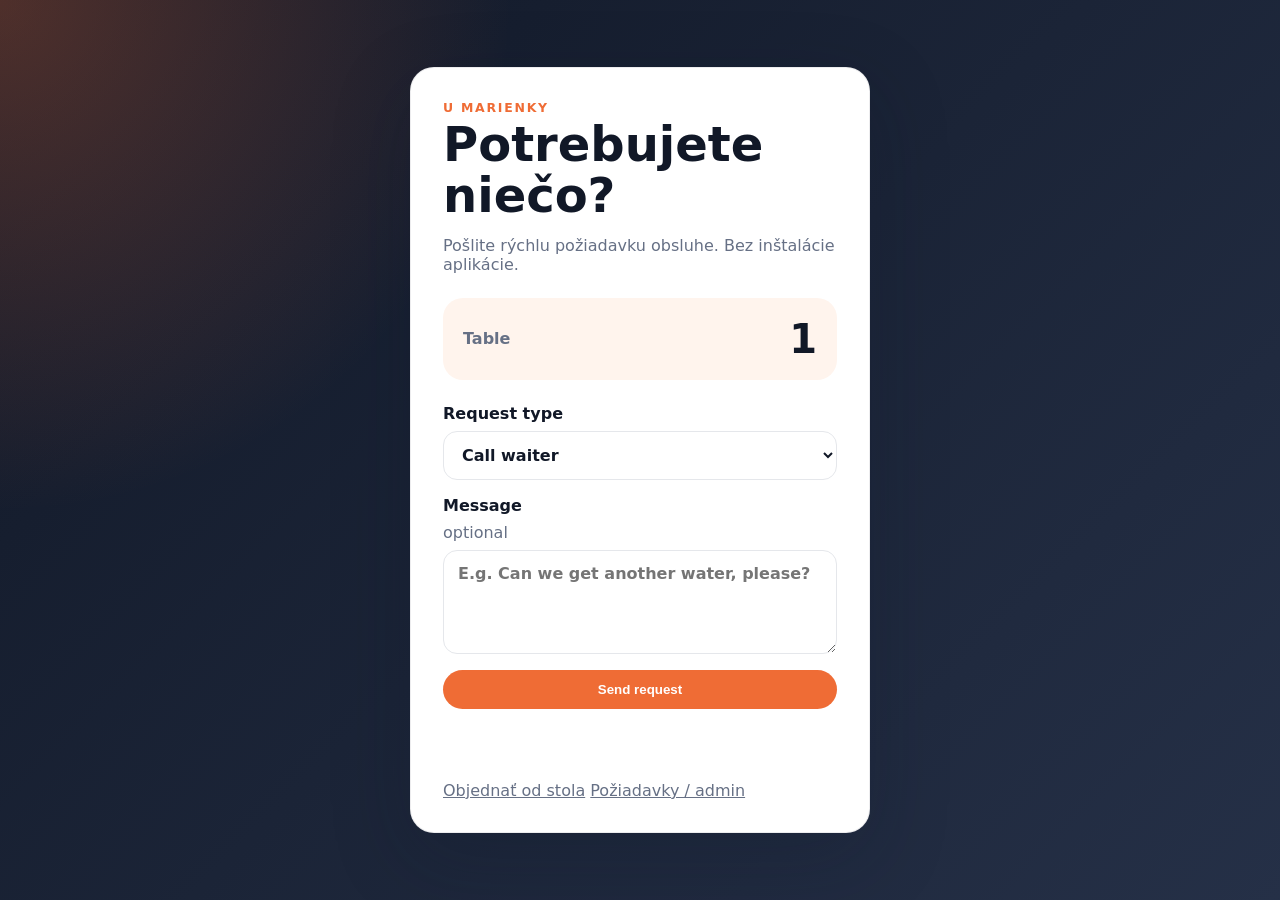
<file: index.html>
<!doctype html>
<html lang="en">
<head>
  <meta charset="utf-8">
  <meta name="viewport" content="width=device-width, initial-scale=1">
  <title>U Marienky · Požiadavka od stola</title>
  <link rel="stylesheet" href="styles.css">
</head>
<body class="guest-shell">
  <main class="card guest-card">
    <div class="eyebrow">U Marienky</div>
    <h1>Potrebujete niečo?</h1>
    <p class="muted">Pošlite rýchlu požiadavku obsluhe. Bez inštalácie aplikácie.</p>

    <section class="table-banner">
      <span>Table</span>
      <strong id="tableNumber">—</strong>
    </section>

    <form id="ticketForm" class="stack">
      <label>
        Request type
        <select id="type" required>
          <option value="service">Call waiter</option>
          <option value="payment">Ask for bill</option>
          <option value="cleaning">Clean table</option>
          <option value="order_issue">Order issue</option>
          <option value="feedback">Feedback</option>
        </select>
      </label>

      <label>
        Message <span class="optional">optional</span>
        <textarea id="message" rows="4" placeholder="E.g. Can we get another water, please?"></textarea>
      </label>

      <button class="primary" type="submit">Send request</button>
    </form>

    <p id="notice" class="notice" role="status"></p>
    <a class="dashboard-link" id="orderLink" href="order.html">Objednať od stola</a>
    <a class="dashboard-link" href="dashboard.html">Požiadavky / admin</a>
  </main>

  <script src="app.js"></script>
  <script>
    TablePulse.initGuest();
    document.getElementById('orderLink').href = `order.html${window.location.search || '?t=1'}`;
  </script>
</body>
</html>
</file>
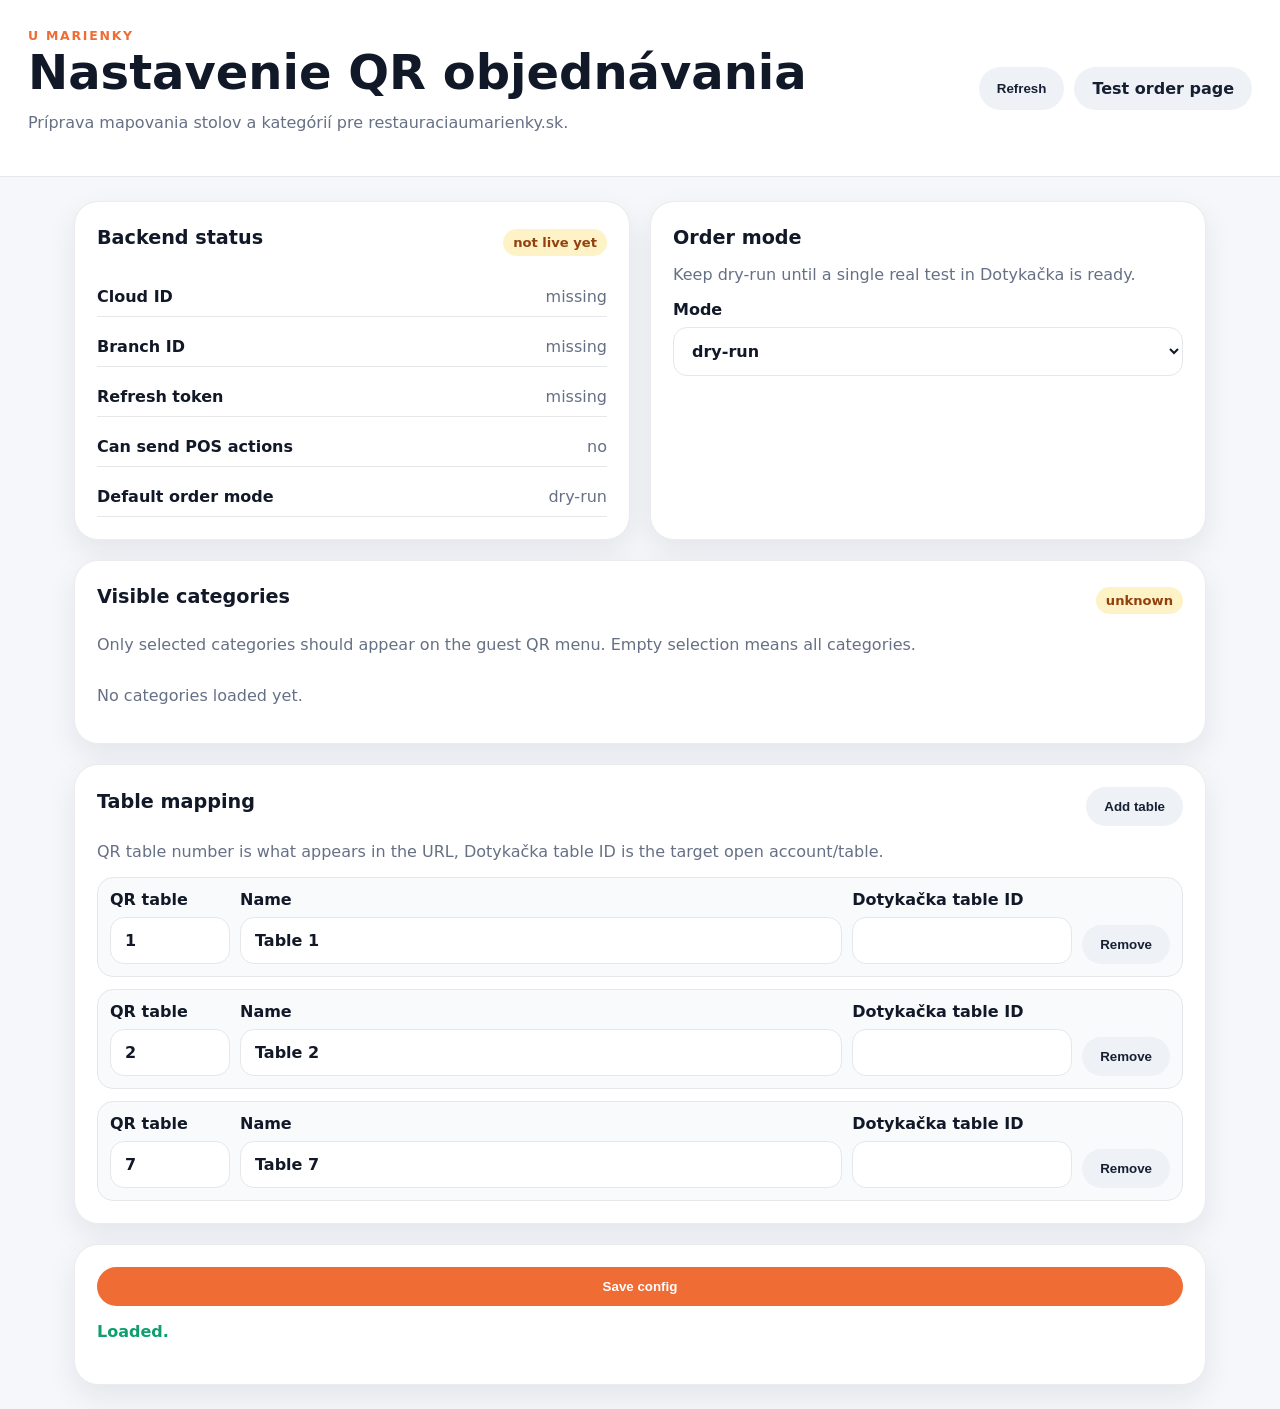
<file: config.html>
<!doctype html>
<html lang="en">
<head>
  <meta charset="utf-8">
  <meta name="viewport" content="width=device-width, initial-scale=1">
  <title>U Marienky · Nastavenie objednávania</title>
  <link rel="stylesheet" href="styles.css">
</head>
<body>
  <header class="topbar">
    <div>
      <div class="eyebrow">U Marienky</div>
      <h1>Nastavenie QR objednávania</h1>
      <p class="muted">Príprava mapovania stolov a kategórií pre restauraciaumarienky.sk.</p>
    </div>
    <div class="actions">
      <button id="refreshConfigBtn" class="secondary">Refresh</button>
      <a class="secondary button-link" href="order.html?t=7">Test order page</a>
    </div>
  </header>

  <main class="config-layout">
    <section class="panel">
      <div class="section-head">
        <h2>Backend status</h2>
        <span id="configHealthPill" class="pill">loading</span>
      </div>
      <dl id="healthList" class="health-list"></dl>
    </section>

    <section class="panel">
      <h2>Order mode</h2>
      <p class="muted">Keep dry-run until a single real test in Dotykačka is ready.</p>
      <label>
        Mode
        <select id="orderMode">
          <option value="dry-run">dry-run</option>
          <option value="live">live</option>
        </select>
      </label>
    </section>

    <section class="panel wide-panel">
      <div class="section-head">
        <h2>Visible categories</h2>
        <span id="categorySource" class="pill">demo</span>
      </div>
      <p class="muted">Only selected categories should appear on the guest QR menu. Empty selection means all categories.</p>
      <div id="categoryChecklist" class="check-grid"></div>
    </section>

    <section class="panel wide-panel">
      <div class="section-head">
        <h2>Table mapping</h2>
        <button id="addTableBtn" class="secondary" type="button">Add table</button>
      </div>
      <p class="muted">QR table number is what appears in the URL, Dotykačka table ID is the target open account/table.</p>
      <div id="tableRows" class="table-map-list"></div>
    </section>

    <section class="panel wide-panel">
      <button id="saveConfigBtn" class="primary" type="button">Save config</button>
      <p id="configNotice" class="notice" role="status"></p>
    </section>
  </main>

  <script src="config.js"></script>
  <script>TablePulseConfig.init();</script>
</body>
</html>
</file>
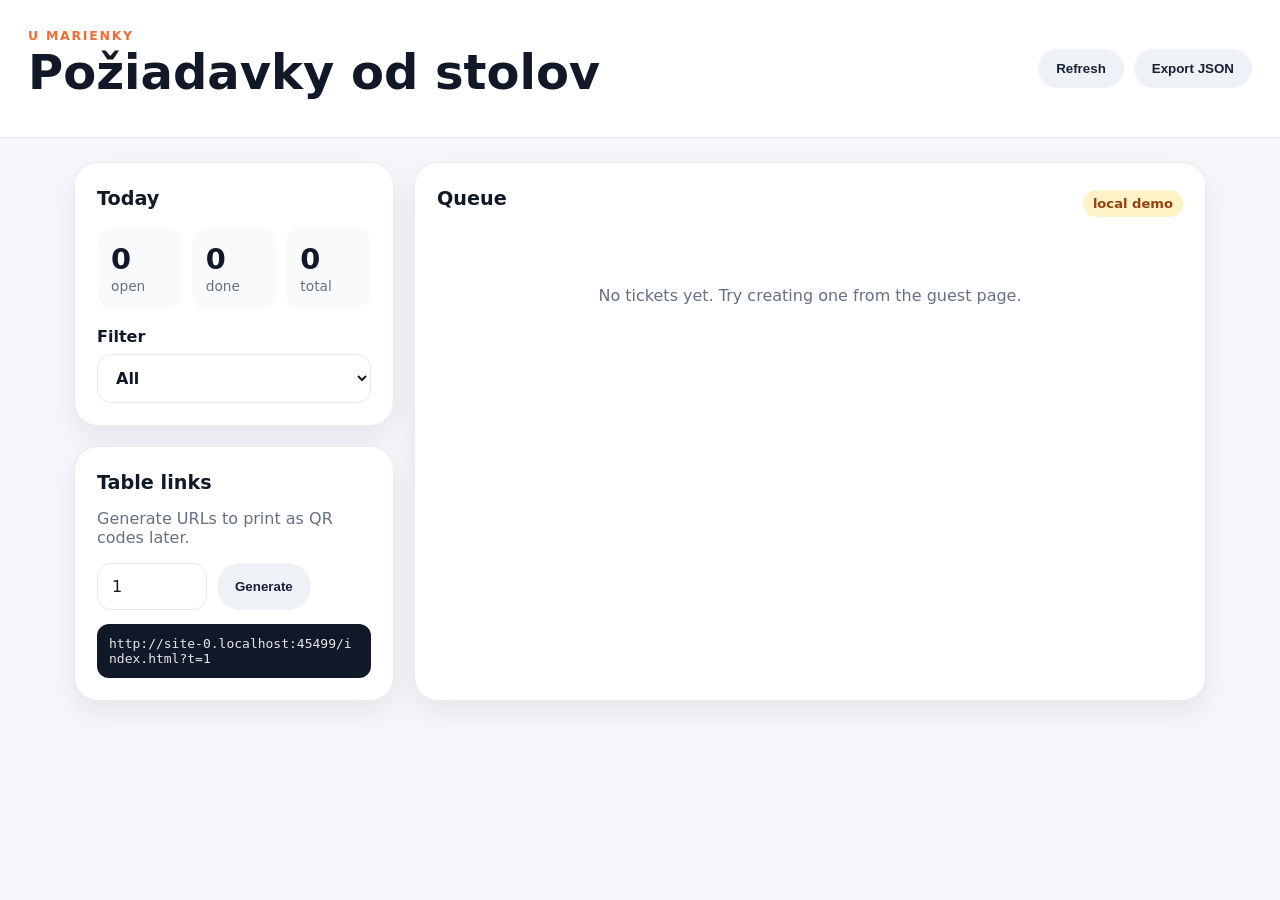
<file: dashboard.html>
<!doctype html>
<html lang="en">
<head>
  <meta charset="utf-8">
  <meta name="viewport" content="width=device-width, initial-scale=1">
  <title>U Marienky · Požiadavky od stolov</title>
  <link rel="stylesheet" href="styles.css">
</head>
<body>
  <header class="topbar">
    <div>
      <div class="eyebrow">U Marienky</div>
      <h1>Požiadavky od stolov</h1>
    </div>
    <div class="actions">
      <button id="refreshBtn" class="secondary">Refresh</button>
      <button id="exportBtn" class="secondary">Export JSON</button>
    </div>
  </header>

  <main class="dashboard-grid">
    <section class="panel stats-panel">
      <h2>Today</h2>
      <div class="stats">
        <div><strong id="statOpen">0</strong><span>open</span></div>
        <div><strong id="statDone">0</strong><span>done</span></div>
        <div><strong id="statTotal">0</strong><span>total</span></div>
      </div>
      <label class="filter-label">
        Filter
        <select id="statusFilter">
          <option value="all">All</option>
          <option value="new">New</option>
          <option value="doing">Doing</option>
          <option value="done">Done</option>
        </select>
      </label>
    </section>

    <section class="panel qr-panel">
      <h2>Table links</h2>
      <p class="muted">Generate URLs to print as QR codes later.</p>
      <form id="linkForm" class="inline-form">
        <input id="tableInput" type="number" min="1" value="1" aria-label="Table number">
        <button class="secondary" type="submit">Generate</button>
      </form>
      <code id="tableLink" class="link-box"></code>
    </section>

    <section class="panel queue-panel">
      <div class="section-head">
        <h2>Queue</h2>
        <span id="syncState" class="pill">local demo</span>
      </div>
      <div id="ticketList" class="ticket-list"></div>
      <p id="emptyState" class="empty">No tickets yet. Try creating one from the guest page.</p>
    </section>

  </main>

  <script src="app.js"></script>
  <script>TablePulse.initDashboard();</script>
</body>
</html>
</file>
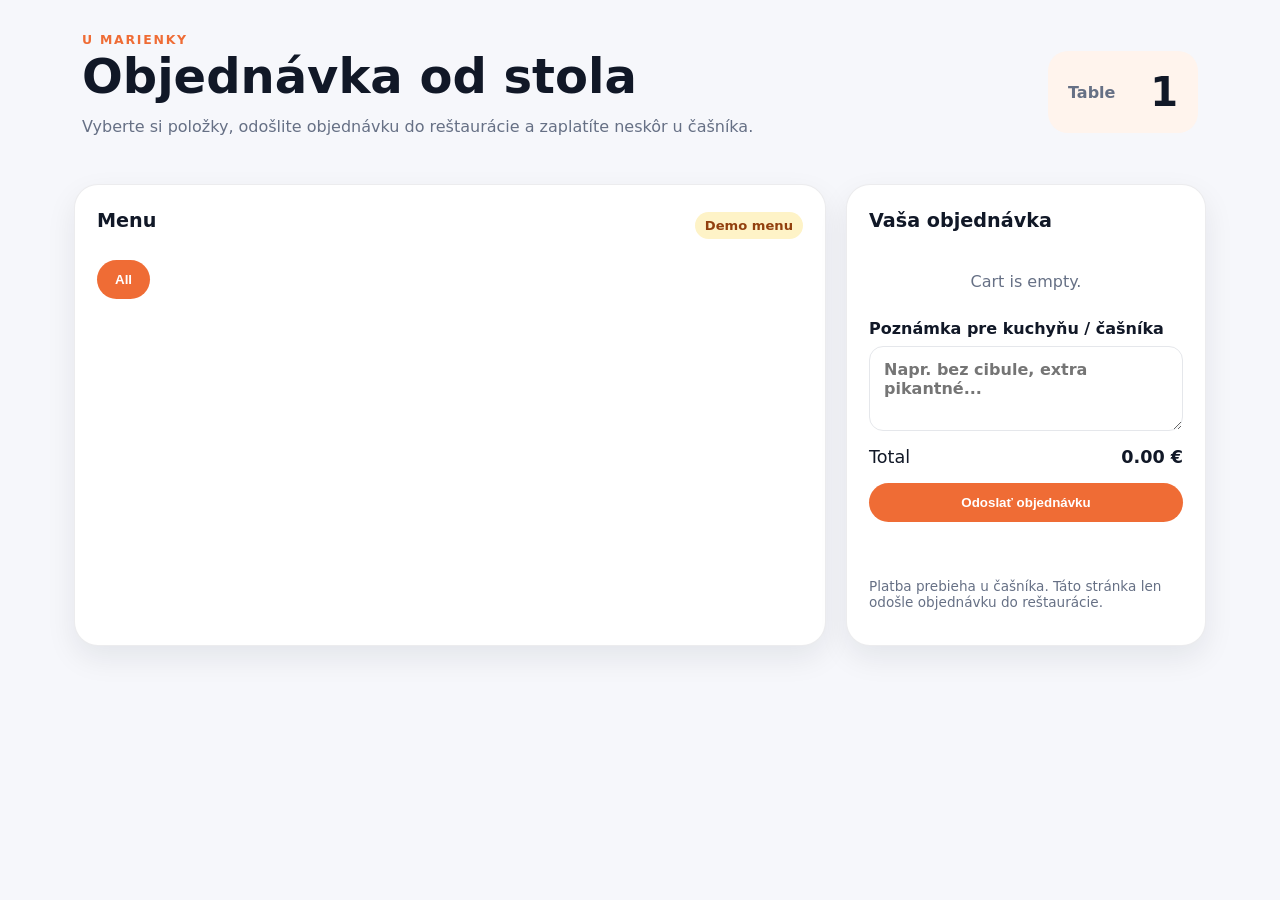
<file: order.html>
<!doctype html>
<html lang="en">
<head>
  <meta charset="utf-8">
  <meta name="viewport" content="width=device-width, initial-scale=1">
  <title>U Marienky · Objednávka od stola</title>
  <link rel="stylesheet" href="styles.css">
</head>
<body class="order-shell">
  <header class="order-hero">
    <div>
      <div class="eyebrow">U Marienky</div>
      <h1>Objednávka od stola</h1>
      <p class="muted">Vyberte si položky, odošlite objednávku do reštaurácie a zaplatíte neskôr u čašníka.</p>
    </div>
    <section class="table-banner compact">
      <span>Table</span>
      <strong id="orderTableNumber">—</strong>
    </section>
  </header>

  <main class="order-layout">
    <section class="panel menu-panel">
      <div class="section-head">
        <h2>Menu</h2>
        <span id="menuState" class="pill">demo menu</span>
      </div>
      <div id="categoryTabs" class="category-tabs"></div>
      <div id="menuList" class="menu-list"></div>
    </section>

    <aside class="panel cart-panel">
      <h2>Vaša objednávka</h2>
      <div id="cartList" class="cart-list"></div>
      <p id="cartEmpty" class="empty small">Cart is empty.</p>
      <label>
        Poznámka pre kuchyňu / čašníka
        <textarea id="orderNote" rows="3" placeholder="Napr. bez cibule, extra pikantné..."></textarea>
      </label>
      <div class="cart-total">
        <span>Total</span>
        <strong id="cartTotal">0.00 €</strong>
      </div>
      <button id="sendOrderBtn" class="primary" type="button">Odoslať objednávku</button>
      <p id="orderNotice" class="notice" role="status"></p>

      <section id="confirmationPanel" class="confirmation-panel" hidden>
        <h3 id="confirmationTitle">Ďakujeme — objednávka prijatá</h3>
        <p id="confirmationDetail"></p>
        <button id="newOrderBtn" class="secondary" type="button">Začať ďalšiu objednávku</button>
      </section>

      <p class="muted small-print">Platba prebieha u čašníka. Táto stránka len odošle objednávku do reštaurácie.</p>
    </aside>
  </main>

  <script src="order.js"></script>
  <script>TablePulseOrder.init();</script>
</body>
</html>
</file>
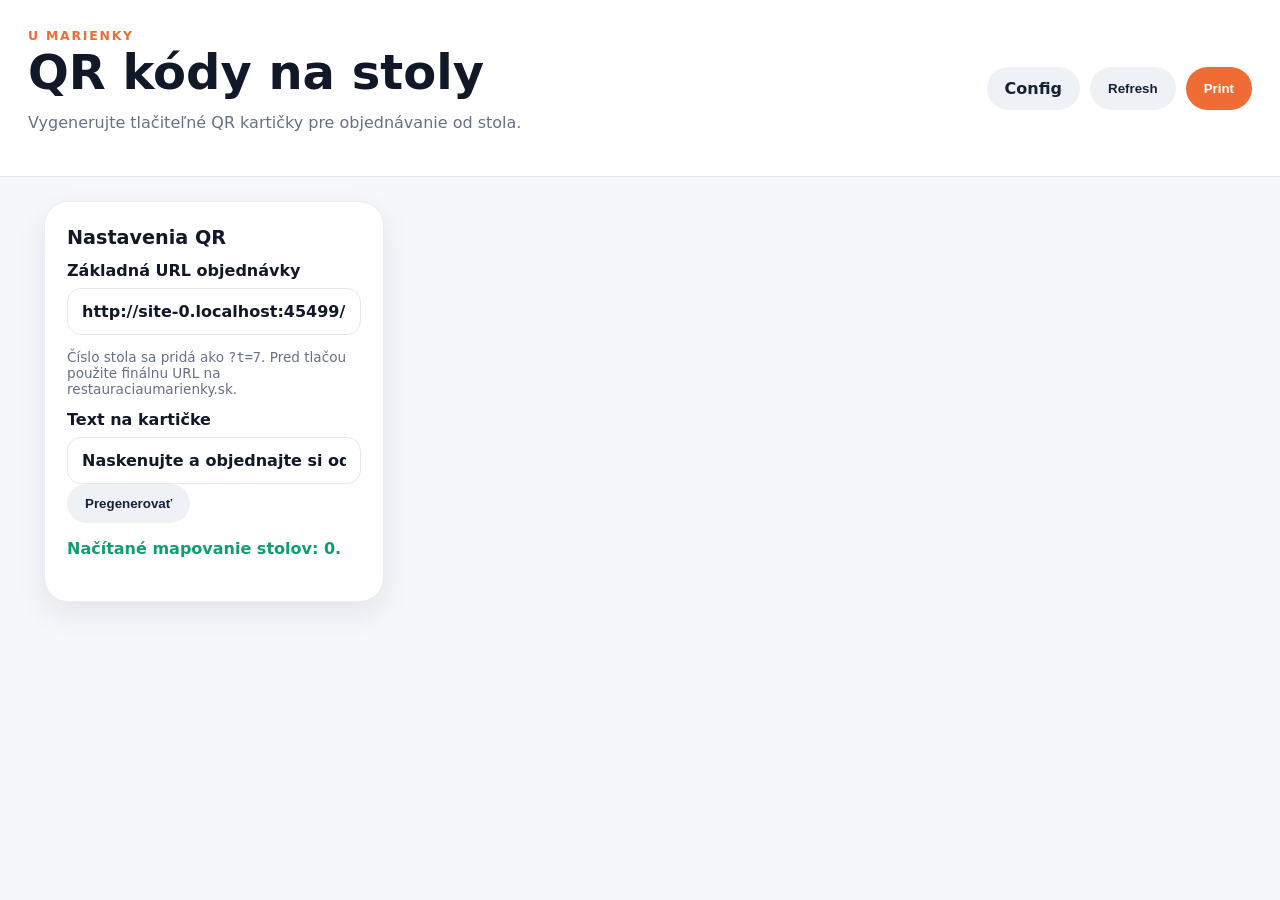
<file: qr.html>
<!doctype html>
<html lang="en">
<head>
  <meta charset="utf-8">
  <meta name="viewport" content="width=device-width, initial-scale=1">
  <title>U Marienky · QR generátor</title>
  <link rel="stylesheet" href="styles.css">
</head>
<body>
  <header class="topbar no-print">
    <div>
      <div class="eyebrow">U Marienky</div>
      <h1>QR kódy na stoly</h1>
      <p class="muted">Vygenerujte tlačiteľné QR kartičky pre objednávanie od stola.</p>
    </div>
    <div class="actions">
      <a class="secondary button-link" href="config.php">Config</a>
      <button id="refreshQrBtn" class="secondary">Refresh</button>
      <button id="printQrBtn" class="primary print-button">Print</button>
    </div>
  </header>

  <main class="qr-layout">
    <section class="panel no-print">
      <h2>Nastavenia QR</h2>
      <label>
        Základná URL objednávky
        <input id="baseUrl" placeholder="https://example.com/order.html">
      </label>
      <p class="muted small-print">Číslo stola sa pridá ako <code>?t=7</code>. Pred tlačou použite finálnu URL na restauraciaumarienky.sk.</p>
      <label>
        Text na kartičke
        <input id="qrSubtitle" value="Naskenujte a objednajte si od stola">
      </label>
      <button id="generateQrBtn" class="secondary" type="button">Pregenerovať</button>
      <p id="qrNotice" class="notice" role="status"></p>
    </section>

    <section class="qr-print-sheet" id="qrSheet" aria-live="polite"></section>
  </main>

  <script src="assets/vendor/qrcode-generator.js"></script>
  <script src="qr.js"></script>
  <script>TablePulseQr.init();</script>
</body>
</html>
</file>
<file: styles.css>
:root {
  --bg: #111827;
  --card: #ffffff;
  --ink: #111827;
  --muted: #667085;
  --line: #e5e7eb;
  --brand: #ef6c35;
  --brand-dark: #d85722;
  --ok: #0f9f6e;
  --warn: #b7791f;
  --shadow: 0 24px 80px rgba(15, 23, 42, 0.22);
  font-family: Inter, ui-sans-serif, system-ui, -apple-system, BlinkMacSystemFont, "Segoe UI", sans-serif;
}

* { box-sizing: border-box; }
body { margin: 0; color: var(--ink); background: #f6f7fb; }
.guest-shell {
  min-height: 100vh;
  display: grid;
  place-items: center;
  padding: 24px;
  background:
    radial-gradient(circle at top left, rgba(239, 108, 53, .28), transparent 32rem),
    linear-gradient(135deg, #111827, #253047);
}
.card, .panel {
  background: var(--card);
  border: 1px solid rgba(17, 24, 39, .08);
  border-radius: 24px;
  box-shadow: var(--shadow);
}
.guest-card { width: min(100%, 460px); padding: 32px; }
.eyebrow { color: var(--brand); font-size: .78rem; font-weight: 800; letter-spacing: .14em; text-transform: uppercase; }
h1, h2 { margin: .25rem 0 .75rem; line-height: 1.05; }
h1 { font-size: clamp(2rem, 5vw, 3rem); }
h2 { font-size: 1.2rem; }
.muted { color: var(--muted); }
.stack { display: grid; gap: 16px; }
label { display: grid; gap: 8px; font-weight: 700; }
.optional { color: var(--muted); font-weight: 500; }
input, select, textarea {
  width: 100%; border: 1px solid var(--line); border-radius: 14px; padding: 13px 14px;
  font: inherit; background: #fff; color: var(--ink);
}
textarea { resize: vertical; }
button {
  border: 0; border-radius: 999px; padding: 12px 18px; font-weight: 800; cursor: pointer;
  transition: transform .14s ease, filter .14s ease;
}
button:hover { transform: translateY(-1px); filter: brightness(.98); }
.primary { background: var(--brand); color: white; width: 100%; }
.secondary { background: #eef2f7; color: #172033; }
.button-link { display: inline-flex; align-items: center; text-decoration: none; border-radius: 999px; padding: 12px 18px; font-weight: 800; }
.table-banner {
  margin: 24px 0; padding: 18px 20px; border-radius: 20px; background: #fff4ed;
  display: flex; align-items: center; justify-content: space-between;
}
.table-banner.compact { margin: 0; min-width: 150px; }
.table-banner span { color: var(--muted); font-weight: 700; }
.table-banner strong { font-size: 2.5rem; }
.notice { min-height: 1.5rem; font-weight: 700; }
.notice.ok { color: var(--ok); }
.notice.error { color: #c81e1e; }
.dashboard-link { display: inline-block; margin-top: 16px; color: var(--muted); }
.topbar {
  display: flex; justify-content: space-between; gap: 16px; align-items: center; padding: 28px;
  background: #fff; border-bottom: 1px solid var(--line);
}
.actions { display: flex; gap: 10px; flex-wrap: wrap; }
.dashboard-grid {
  display: grid; grid-template-columns: 320px 1fr; gap: 20px; padding: 24px; max-width: 1180px; margin: 0 auto;
}
.panel { padding: 22px; box-shadow: 0 12px 30px rgba(15, 23, 42, .08); }
.stats-panel, .qr-panel { align-self: start; }
.qr-panel { grid-column: 1; }
.queue-panel { grid-row: 1 / span 2; grid-column: 2; }
.stats { display: grid; grid-template-columns: repeat(3, 1fr); gap: 10px; margin: 18px 0; }
.stats div { background: #f8fafc; border-radius: 16px; padding: 14px; }
.stats strong { display: block; font-size: 1.8rem; }
.stats span { color: var(--muted); font-size: .86rem; }
.filter-label { margin-top: 14px; }
.inline-form { display: flex; gap: 10px; }
.inline-form input { max-width: 110px; }
.link-box { display: block; margin-top: 14px; padding: 12px; background: #111827; color: #e5e7eb; border-radius: 12px; white-space: normal; word-break: break-all; }
.section-head { display: flex; justify-content: space-between; align-items: center; gap: 12px; }
.pill { border-radius: 999px; padding: 6px 10px; background: #fef3c7; color: #92400e; font-size: .82rem; font-weight: 800; }
.pill.online { background: #d1fae5; color: #065f46; }
.ticket-list { display: grid; gap: 12px; margin-top: 16px; }
.ticket {
  border: 1px solid var(--line); border-radius: 18px; padding: 16px;
  display: grid; grid-template-columns: 1fr auto; gap: 12px; align-items: center;
}
.ticket h3 { margin: 0 0 6px; }
.ticket p { margin: 0; color: var(--muted); }
.ticket-meta { display: flex; gap: 8px; flex-wrap: wrap; margin-top: 10px; }
.tag { border-radius: 999px; padding: 4px 8px; background: #eef2f7; font-size: .8rem; font-weight: 700; }
.tag.new { background: #fee2e2; color: #991b1b; }
.tag.doing { background: #fef3c7; color: #92400e; }
.tag.done { background: #d1fae5; color: #065f46; }
.ticket-actions { display: flex; gap: 8px; flex-wrap: wrap; justify-content: flex-end; }
.empty { text-align: center; color: var(--muted); padding: 32px; }
.empty.small { padding: 12px; }
.order-shell { background: #f6f7fb; min-height: 100vh; }
.order-hero {
  display: flex; justify-content: space-between; gap: 18px; align-items: center;
  padding: 32px; max-width: 1180px; margin: 0 auto;
}
.order-layout {
  display: grid; grid-template-columns: 1fr 360px; gap: 20px; padding: 0 24px 24px; max-width: 1180px; margin: 0 auto;
}
.category-tabs { display: flex; gap: 8px; flex-wrap: wrap; margin: 16px 0; }
.category-tab { background: #eef2f7; color: #172033; }
.category-tab.active { background: var(--brand); color: #fff; }
.menu-list { display: grid; gap: 12px; }
.menu-item {
  border: 1px solid var(--line); border-radius: 18px; padding: 16px;
  display: flex; justify-content: space-between; gap: 16px; align-items: center;
}
.menu-item h3 { margin: 0 0 4px; }
.menu-item p { margin: 0 0 8px; color: var(--muted); }
.cart-panel { position: sticky; top: 18px; align-self: start; }
.cart-list { display: grid; gap: 10px; margin: 12px 0; }
.cart-line { display: flex; justify-content: space-between; gap: 12px; padding: 12px; border-radius: 14px; background: #f8fafc; }
.cart-line-main { flex: 1; min-width: 0; }
.cart-line span { display: block; color: var(--muted); font-size: .9rem; }
.item-note-label { margin-top: 10px; font-size: .82rem; color: var(--muted); font-weight: 700; }
.item-note { margin-top: 5px; padding: 9px 10px; border-radius: 10px; font-size: .92rem; }
.qty-controls { display: flex; gap: 6px; align-items: flex-start; }
.qty-controls button { padding: 8px 11px; }
.cart-total { display: flex; justify-content: space-between; align-items: center; margin: 16px 0; font-size: 1.1rem; }
.confirmation-panel { margin-top: 16px; padding: 16px; border-radius: 18px; background: #ecfdf5; border: 1px solid #a7f3d0; }
.confirmation-panel h3 { margin: 0 0 6px; }
.confirmation-panel p { margin: 0 0 12px; color: #065f46; }
.small-print { font-size: .85rem; margin-top: 14px; }
.config-layout { display: grid; grid-template-columns: repeat(2, minmax(0, 1fr)); gap: 20px; padding: 24px; max-width: 1180px; margin: 0 auto; }
.wide-panel { grid-column: 1 / -1; }
.health-list { display: grid; gap: 10px; margin: 16px 0 0; }
.health-list div { display: flex; justify-content: space-between; gap: 12px; padding: 10px 0; border-bottom: 1px solid var(--line); }
.health-list dt { font-weight: 800; }
.health-list dd { margin: 0; color: var(--muted); }
.check-grid { display: grid; grid-template-columns: repeat(auto-fit, minmax(180px, 1fr)); gap: 10px; margin-top: 16px; }
.check-card { display: grid; grid-template-columns: auto 1fr; gap: 8px 10px; align-items: center; padding: 12px; border: 1px solid var(--line); border-radius: 14px; background: #f8fafc; }
.check-card input { width: auto; }
.check-card small { grid-column: 2; color: var(--muted); font-weight: 500; }
.table-map-list { display: grid; gap: 12px; margin-top: 16px; }
.table-map-row { display: grid; grid-template-columns: 120px 1fr 220px auto; gap: 10px; align-items: end; padding: 12px; border: 1px solid var(--line); border-radius: 16px; background: #f8fafc; }
.qr-layout { display: grid; grid-template-columns: 340px 1fr; gap: 20px; padding: 24px; max-width: 1240px; margin: 0 auto; }
.qr-print-sheet { display: grid; grid-template-columns: repeat(auto-fit, minmax(260px, 1fr)); gap: 18px; }
.qr-card { background: #fff; border: 1px solid var(--line); border-radius: 24px; padding: 22px; text-align: center; box-shadow: 0 12px 30px rgba(15, 23, 42, .08); page-break-inside: avoid; }
.qr-brand { color: var(--brand); font-size: .75rem; font-weight: 900; letter-spacing: .16em; text-transform: uppercase; }
.qr-card h2 { font-size: 1.8rem; margin: 8px 0; }
.qr-card p { color: var(--muted); margin: 0 0 16px; }
.qr-code { display: grid; place-items: center; margin: 12px auto; }
.qr-code svg { width: 190px; height: 190px; }
.qr-card strong { display: block; font-size: 1.2rem; margin-top: 10px; }
.qr-card small { display: block; color: var(--muted); margin-top: 10px; word-break: break-all; font-size: .72rem; }
.print-button { width: auto; }
@media print {
  body { background: #fff; }
  .no-print { display: none !important; }
  .qr-layout { display: block; padding: 0; margin: 0; max-width: none; }
  .qr-print-sheet { grid-template-columns: repeat(2, 1fr); gap: 12mm; }
  .qr-card { box-shadow: none; border: 1px solid #111; border-radius: 8mm; padding: 10mm; }
}
@media (max-width: 820px) {
  .topbar, .dashboard-grid, .order-hero, .order-layout, .config-layout, .qr-layout { display: block; }
  .panel { margin: 16px; }
  .topbar .actions { margin-top: 16px; }
  .ticket { grid-template-columns: 1fr; }
  .ticket-actions { justify-content: flex-start; }
  .cart-panel { position: static; }
  .menu-item { align-items: flex-start; }
  .cart-line { display: block; }
  .qty-controls { margin-top: 10px; }
  .table-map-row { display: block; }
  .table-map-row label, .table-map-row button { margin-top: 10px; }
}
</file>
